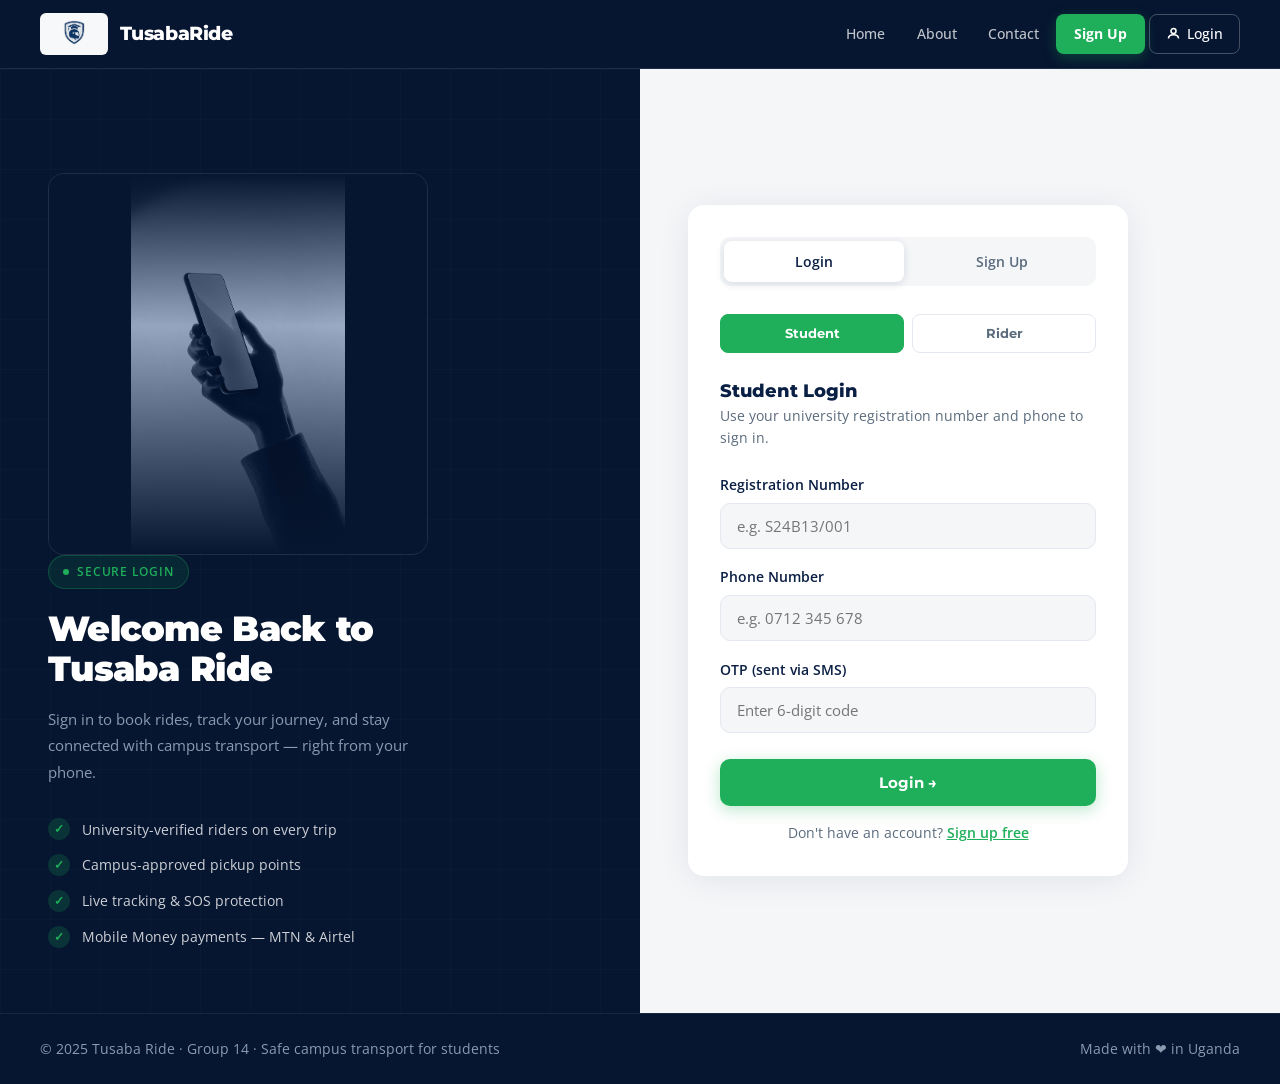
<file: login.html>
<!DOCTYPE html>
<html lang="en">
<head>
  <meta charset="UTF-8">
  <meta name="viewport" content="width=device-width, initial-scale=1.0">
  <title>Login | Tusaba Ride</title>
  <link rel="icon" type="image/png" href="assets/images/tusaba-logo.png">
  <link rel="preconnect" href="https://fonts.googleapis.com">
  <link rel="preconnect" href="https://fonts.gstatic.com" crossorigin>
  <link href="https://fonts.googleapis.com/css2?family=DM+Sans:wght@300;400;500;600&family=Montserrat:wght@600;700;800;900&display=swap" rel="stylesheet">
  <link rel="stylesheet" href="styles.css">
</head>
<body>

<header class="header">
  <div class="header-inner">
    <a href="index.html" class="logo-link">
    <img src="assets/tusaba-logo.jpeg" alt="Tusaba Ride" class="logo-img">
    <span class="logo-text">TusabaRide</span>
    </a>
    <nav class="nav-menu">
      <a href="index.html">Home</a>
      <a href="about.html">About</a>
      <a href="contact.html">Contact</a>
      <a href="signup.html" class="btn-signup">Sign Up</a>
      <a href="login.html" class="btn-login active" style="border-color:var(--green);background:var(--green-glow)">
        <svg width="15" height="15" viewBox="0 0 24 24" fill="none" stroke="currentColor" stroke-width="2.5">
          <circle cx="12" cy="8" r="4"/><path d="M4 20c0-4 4-6 8-6s8 2 8 6"/>
        </svg>
        Login
      </a>
    </nav>
  </div>
</header>

<main class="auth-page">
  <div class="auth-split">
    <!-- Left panel -->
    <div class="auth-panel-left">
      <div class="auth-left-content">

      <div style="margin-top: 2.5rem; border-radius: 16px; overflow: hidden; border: 1px solid rgba(255,255,255,0.1); position: relative; background: #061530;">
    <img src="assets/phone.jpeg" 
         alt="Student using Tusaba Ride app" 
         style="width: 100%; height: 380px; object-fit: contain; display: block; mix-blend-mode: luminosity; opacity: 0.75;">
    <div style="position: absolute; inset: 0; background: linear-gradient(to top, #061530 0%, transparent 60%, #061530 100%); pointer-events: none;"></div>
    </div>

        <span class="eyebrow">
          <span class="eyebrow-dot"></span>
          Secure Login
        </span>
        <h1 class="auth-title">Welcome Back to Tusaba Ride</h1>
        <p class="auth-tagline">Sign in to book rides, track your journey, and stay connected with campus transport — right from your phone.</p>
        <ul class="auth-features">
          <li>University-verified riders on every trip</li>
          <li>Campus-approved pickup points</li>
          <li>Live tracking &amp; SOS protection</li>
          <li>Mobile Money payments — MTN &amp; Airtel</li>
        </ul>
      </div>
    </div>

    <!-- Right panel: form -->
    <div class="auth-panel-right">
      <div class="auth-container">
        <!-- Toggle Login / Sign Up -->
        <div class="auth-toggle">
          <a href="login.html" class="active">Login</a>
          <a href="signup.html">Sign Up</a>
        </div>

        <!-- Role tabs -->
        <div class="role-tabs">
          <button type="button" class="role-tab active" data-role="student">Student</button>
          <button type="button" class="role-tab" data-role="rider">Rider</button>
        </div>

        <!-- Student login -->
        <form class="auth-form active" id="form-student" aria-label="Student login">
          <h2 class="form-heading">Student Login</h2>
          <p class="form-hint">Use your university registration number and phone to sign in.</p>
          <div class="form-group">
            <label for="student-reg">Registration Number</label>
            <input type="text" id="student-reg" placeholder="e.g. S24B13/001" required>
          </div>
          <div class="form-group">
            <label for="student-phone">Phone Number</label>
            <input type="tel" id="student-phone" placeholder="e.g. 0712 345 678" required>
          </div>
          <div class="form-group">
            <label for="student-otp">OTP (sent via SMS)</label>
            <input type="text" id="student-otp" placeholder="Enter 6-digit code" maxlength="6">
          </div>
          <button type="submit" class="cta-button btn-full">Login →</button>
          <p style="text-align:center;font-size:0.85rem;color:#5a6b7d;margin-top:1rem">Don't have an account? <a href="signup.html" style="color:var(--green);font-weight:600">Sign up free</a></p>
        </form>

        <!-- Rider login -->
        <form class="auth-form" id="form-rider" aria-label="Rider login">
          <h2 class="form-heading">Rider Login</h2>
          <p class="form-hint">Sign in to your verified rider account to manage trips.</p>
          <div class="form-group">
            <label for="rider-phone">Phone Number</label>
            <input type="tel" id="rider-phone" placeholder="e.g. 0712 345 678" required>
          </div>
          <div class="form-group">
            <label for="rider-password">Password</label>
            <input type="password" id="rider-password" placeholder="Enter your password" required>
          </div>
          <button type="submit" class="cta-button btn-full">Login →</button>
          <p style="text-align:center;font-size:0.85rem;color:#5a6b7d;margin-top:1rem">New rider? <a href="signup.html" style="color:var(--green);font-weight:600">Apply to join</a></p>
        </form>
      </div>
    </div>
  </div>
</main>

<footer class="footer" style="padding:1.5rem 2.5rem">
  <div class="footer-bottom" style="border:none;padding:0;max-width:1200px;margin:0 auto">
    <span>&copy; 2025 Tusaba Ride · Group 14 · Safe campus transport for students</span>
    <span>Made with ❤ in Uganda</span>
  </div>
</footer>

<script>
  document.querySelectorAll('.role-tab').forEach(tab => {
    tab.addEventListener('click', function() {
      const role = this.dataset.role;
      document.querySelectorAll('.role-tab').forEach(t => t.classList.remove('active'));
      document.querySelectorAll('.auth-form').forEach(f => f.classList.remove('active'));
      this.classList.add('active');
      document.getElementById('form-' + role).classList.add('active');
    });
  });
  document.querySelectorAll('.auth-form').forEach(form => {
    form.addEventListener('submit', e => {
      e.preventDefault();
      const btn = form.querySelector('button[type="submit"]');
      btn.textContent = 'Demo — Connect backend to enable ✓';
      btn.style.background = '#0f2a58';
      setTimeout(() => { btn.textContent = 'Login →'; btn.style.background = ''; }, 3000);
    });
  });
</script>
</body>
</html>
</file>
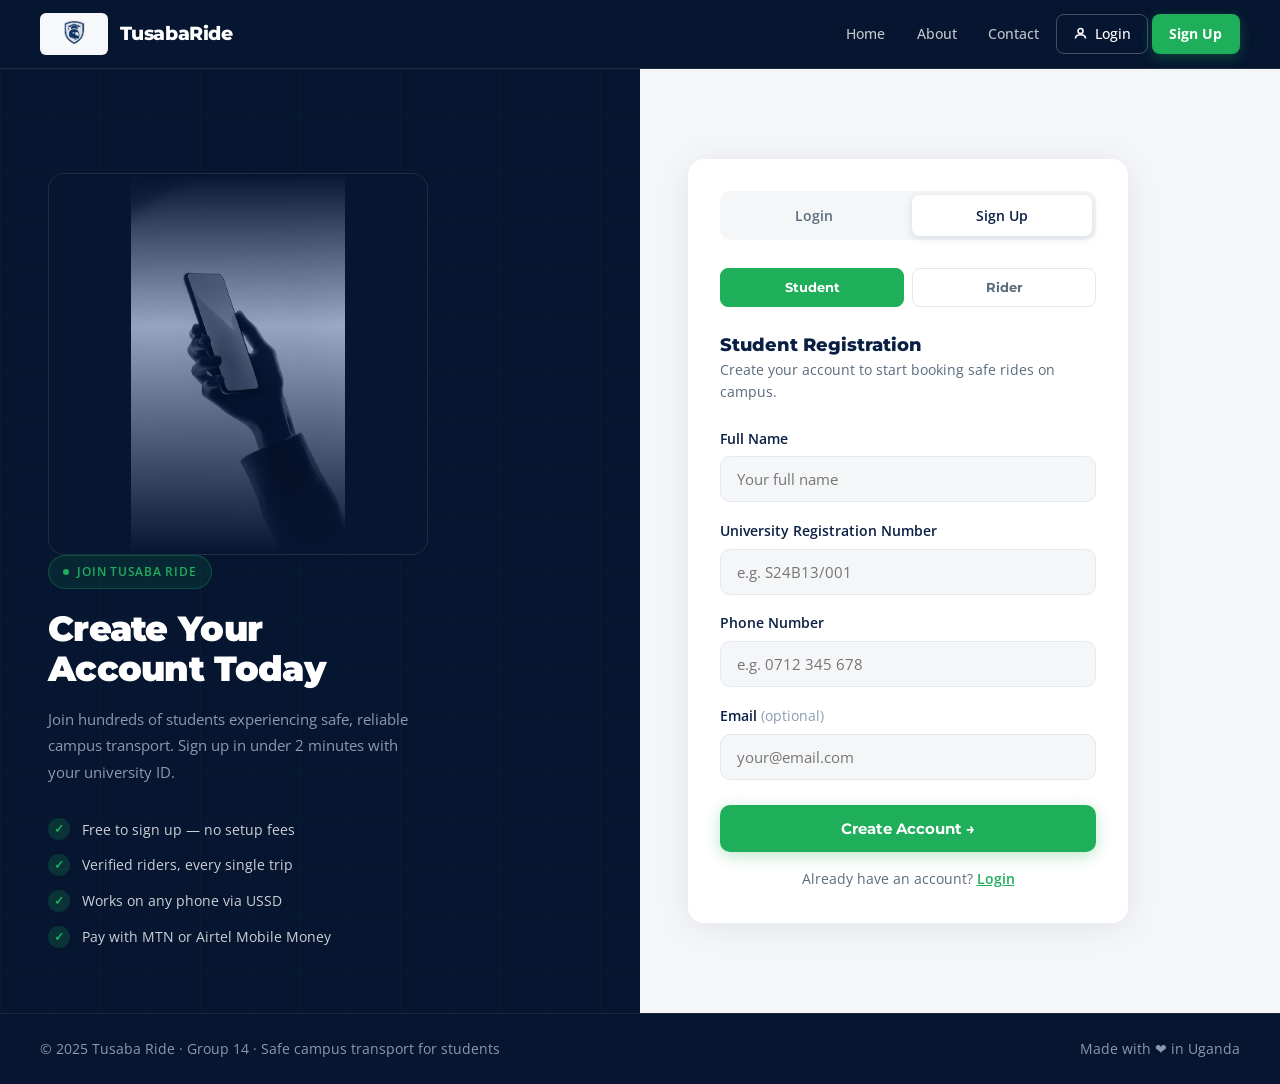
<file: signup.html>
<!DOCTYPE html>
<html lang="en">
<head>
  <meta charset="UTF-8">
  <meta name="viewport" content="width=device-width, initial-scale=1.0">
  <title>Sign Up | Tusaba Ride</title>
  <link rel="icon" type="image/png" href="assets/images/tusaba-logo.png">
  <link rel="preconnect" href="https://fonts.googleapis.com">
  <link rel="preconnect" href="https://fonts.gstatic.com" crossorigin>
  <link href="https://fonts.googleapis.com/css2?family=DM+Sans:wght@300;400;500;600&family=Montserrat:wght@600;700;800;900&display=swap" rel="stylesheet">
  <link rel="stylesheet" href="styles.css">
</head>
<body>

<header class="header">
  <div class="header-inner">
    <a href="index.html" class="logo-link">
    <img src="assets/tusaba-logo.jpeg" alt="Tusaba Ride" class="logo-img">
    <span class="logo-text">TusabaRide</span>
    </a>
    <nav class="nav-menu">
      <a href="index.html">Home</a>
      <a href="about.html">About</a>
      <a href="contact.html">Contact</a>
      <a href="login.html" class="btn-login">
        <svg width="15" height="15" viewBox="0 0 24 24" fill="none" stroke="currentColor" stroke-width="2.5">
          <circle cx="12" cy="8" r="4"/><path d="M4 20c0-4 4-6 8-6s8 2 8 6"/>
        </svg>
        Login
      </a>
      <a href="signup.html" class="btn-signup active">Sign Up</a>
    </nav>
  </div>
</header>

<main class="auth-page">
  <div class="auth-split">
    <!-- Left panel -->
    <div class="auth-panel-left">
      <div class="auth-left-content">

      <div style="margin-top: 2.5rem; border-radius: 16px; overflow: hidden; border: 1px solid rgba(255,255,255,0.1); position: relative; background: #061530;">
    <img src="assets/phone.jpeg" 
         alt="Student using Tusaba Ride app" 
         style="width: 100%; height: 380px; object-fit: contain; display: block; mix-blend-mode: luminosity; opacity: 0.75;">
    <div style="position: absolute; inset: 0; background: linear-gradient(to top, #061530 0%, transparent 60%, #061530 100%); pointer-events: none;"></div>
    </div>

        <span class="eyebrow">
          <span class="eyebrow-dot"></span>
          Join Tusaba Ride
        </span>
        <h1 class="auth-title">Create Your Account Today</h1>
        <p class="auth-tagline">Join hundreds of students experiencing safe, reliable campus transport. Sign up in under 2 minutes with your university ID.</p>
        <ul class="auth-features">
          <li>Free to sign up — no setup fees</li>
          <li>Verified riders, every single trip</li>
          <li>Works on any phone via USSD</li>
          <li>Pay with MTN or Airtel Mobile Money</li>
        </ul>

      </div>
    </div>

    <!-- Right panel: form -->
    <div class="auth-panel-right">
      <div class="auth-container">
        <!-- Toggle -->
        <div class="auth-toggle">
          <a href="login.html">Login</a>
          <a href="signup.html" class="active">Sign Up</a>
        </div>

        <!-- Role tabs -->
        <div class="role-tabs">
          <button type="button" class="role-tab active" data-role="student">Student</button>
          <button type="button" class="role-tab" data-role="rider">Rider</button>
        </div>

        <!-- Student signup -->
        <form class="auth-form active" id="form-student" aria-label="Student signup">
          <h2 class="form-heading">Student Registration</h2>
          <p class="form-hint">Create your account to start booking safe rides on campus.</p>
          <div class="form-group">
            <label>Full Name</label>
            <input type="text" placeholder="Your full name" required>
          </div>
          <div class="form-group">
            <label>University Registration Number</label>
            <input type="text" placeholder="e.g. S24B13/001" required>
          </div>
          <div class="form-group">
            <label>Phone Number</label>
            <input type="tel" placeholder="e.g. 0712 345 678" required>
          </div>
          <div class="form-group">
            <label>Email <span style="font-weight:400;color:#8a9bb0">(optional)</span></label>
            <input type="email" placeholder="your@email.com">
          </div>
          <button type="submit" class="cta-button btn-full">Create Account →</button>
          <p style="text-align:center;font-size:0.85rem;color:#5a6b7d;margin-top:1rem">Already have an account? <a href="login.html" style="color:var(--green);font-weight:600">Login</a></p>
        </form>

        <!-- Rider signup -->
        <form class="auth-form" id="form-rider" aria-label="Rider signup">
          <h2 class="form-heading">Rider Application</h2>
          <p class="form-hint">Apply to join our verified rider community. We'll guide you through the rest.</p>
          <div class="form-group">
            <label>Full Name</label>
            <input type="text" placeholder="Your full name" required>
          </div>
          <div class="form-group">
            <label>Phone Number</label>
            <input type="tel" placeholder="e.g. 0712 345 678" required>
          </div>
          <div class="form-group">
            <label>Bike Registration Plate</label>
            <input type="text" placeholder="e.g. UEX 123A">
          </div>
          <div class="form-group">
            <label>Create Password</label>
            <input type="password" placeholder="Minimum 6 characters" required minlength="6">
          </div>
          <p class="form-note">
            After submitting, we'll contact you to complete verification and onboard you as a Tusaba Ride rider. Riders must pass our university-partnership vetting process.
          </p>
          <button type="submit" class="cta-button btn-full">Apply as Rider →</button>
        </form>
      </div>
    </div>
  </div>
</main>

<footer class="footer" style="padding:1.5rem 2.5rem">
  <div class="footer-bottom" style="border:none;padding:0;max-width:1200px;margin:0 auto">
    <span>&copy; 2025 Tusaba Ride · Group 14 · Safe campus transport for students</span>
    <span>Made with ❤ in Uganda</span>
  </div>
</footer>

<script>
  document.querySelectorAll('.role-tab').forEach(tab => {
    tab.addEventListener('click', function() {
      const role = this.dataset.role;
      document.querySelectorAll('.role-tab').forEach(t => t.classList.remove('active'));
      document.querySelectorAll('.auth-form').forEach(f => f.classList.remove('active'));
      this.classList.add('active');
      document.getElementById('form-' + role).classList.add('active');
    });
  });
  document.querySelectorAll('.auth-form').forEach(form => {
    form.addEventListener('submit', e => {
      e.preventDefault();
      const btn = form.querySelector('button[type="submit"]');
      btn.textContent = 'Demo — Connect backend to enable ✓';
      btn.style.background = '#0f2a58';
      setTimeout(() => { btn.textContent = btn.id === 'form-rider' ? 'Apply as Rider →' : 'Create Account →'; btn.style.background = ''; }, 3000);
    });
  });
</script>
</body>
</html>
</file>
<file: styles.css>
/* ================================================================
   Tusaba Ride — Polished Design System
   Brand: #0A1F44 (navy) | #1FAF5A (green) | #F4F6F8 (bg)
   Fonts: Montserrat (headings) | Open Sans (body)
================================================================ */

@import url('https://fonts.googleapis.com/css2?family=Montserrat:wght@600;700;800;900&family=Open+Sans:wght@400;500;600&display=swap');

:root {
  --navy:        #0A1F44;
  --navy-deep:   #061530;
  --navy-mid:    #0f2a58;
  --green:       #1FAF5A;
  --green-light: #25d46e;
  --green-glow:  rgba(31,175,90,0.3);
  --bg:          #F4F6F8;
  --white:       #ffffff;
  --text-muted:  #8a9bb0;
  --border:      rgba(255,255,255,0.1);
  --card-bg:     rgba(255,255,255,0.04);
}

*, *::before, *::after { margin:0; padding:0; box-sizing:border-box; }

html { scroll-behavior: smooth; }

body {
  font-family: 'Open Sans', sans-serif;
  background: var(--bg);
  color: var(--navy);
  line-height: 1.65;
  min-height: 100vh;
  display: flex;
  flex-direction: column;
}

/* ── TYPOGRAPHY ─────────────────────────────────────────── */
h1,h2,h3,h4 { font-family: 'Montserrat', sans-serif; line-height: 1.15; }

/* ── HEADER ─────────────────────────────────────────────── */
.header {
  background: var(--navy-deep);
  padding: 0 2.5rem;
  position: sticky; top:0; z-index:200;
  border-bottom: 1px solid var(--border);
  backdrop-filter: blur(12px);
}

.header-inner {
  max-width: 1200px; margin: 0 auto;
  height: 68px;
  display: flex; align-items: center; justify-content: space-between;
}

.logo-link { display:flex; align-items:center; gap:0.75rem; text-decoration:none; }

.logo-img {
    height: 42px;
    width: auto;
    filter: none;
    border-radius: 6px;
    filter: drop-shadow(0 0 0px transparent);
    mix-blend-mode: screen;
}

.logo-text {
  font-family: 'Montserrat', sans-serif;
  font-weight: 800; font-size: 1.2rem;
  color: var(--white); letter-spacing:-0.02em;
}

.nav-menu { display:flex; align-items:center; gap:0.25rem; }

.nav-menu a {
  color: rgba(255,255,255,0.75);
  text-decoration: none;
  font-weight: 500; font-size: 0.9rem;
  padding: 0.5rem 0.85rem;
  border-radius: 8px;
  transition: color 0.2s, background 0.2s;
}

.nav-menu a:hover { color: var(--white); background: rgba(255,255,255,0.07); }
.nav-menu a.active { color: var(--white); }

.btn-login {
  display: inline-flex; align-items:center; gap:0.4rem;
  border: 1px solid rgba(255,255,255,0.25) !important;
  border-radius: 8px !important;
  padding: 0.45rem 1rem !important;
  background: transparent !important;
  color: var(--white) !important;
  font-size: 0.88rem !important;
  transition: border-color 0.2s, background 0.2s !important;
}
.btn-login:hover { border-color: var(--green) !important; background: var(--green-glow) !important; color: var(--white) !important; }

.btn-signup {
  background: var(--green) !important;
  color: var(--white) !important;
  border-radius: 8px !important;
  padding: 0.5rem 1.1rem !important;
  font-weight: 700 !important;
  font-size: 0.88rem !important;
  transition: background 0.2s, transform 0.15s !important;
  border: none !important;
  box-shadow: 0 4px 14px var(--green-glow);
}
.btn-signup:hover { background: var(--green-light) !important; transform: translateY(-1px); }

/* ── HERO ────────────────────────────────────────────────── */
.hero-dark {
  background: var(--navy-deep);
  position: relative; overflow: hidden;
  flex: 1;
}

/* Subtle grid overlay */
.hero-dark::before {
  content:'';
  position:absolute; inset:0;
  background-image:
    linear-gradient(rgba(31,175,90,0.04) 1px, transparent 1px),
    linear-gradient(90deg, rgba(31,175,90,0.04) 1px, transparent 1px);
  background-size: 60px 60px;
  pointer-events:none;
}

/* Radial glow behind text */
.hero-dark::after {
  content:'';
  position:absolute;
  top:-20%; left:-10%;
  width: 60%; height: 140%;
  background: radial-gradient(ellipse, rgba(31,175,90,0.08) 0%, transparent 65%);
  pointer-events:none;
}

.hero-inner {
  max-width: 1200px; margin: 0 auto;
  padding: 5rem 2.5rem 5.5rem;
  display: grid;
  grid-template-columns: 1fr 1fr;
  gap: 4rem; align-items: center;
  position: relative; z-index:1;
}

/* Staggered fade-in on load */
.hero-content > * { opacity:0; animation: fadeUp 0.7s ease forwards; }
.hero-content > *:nth-child(1) { animation-delay:0.1s; }
.hero-content > *:nth-child(2) { animation-delay:0.25s; }
.hero-content > *:nth-child(3) { animation-delay:0.4s; }
.hero-content > *:nth-child(4) { animation-delay:0.55s; }

@keyframes fadeUp {
  from { opacity:0; transform:translateY(22px); }
  to   { opacity:1; transform:translateY(0); }
}

.eyebrow {
  display: inline-flex; align-items:center; gap:0.5rem;
  background: rgba(31,175,90,0.12);
  border: 1px solid rgba(31,175,90,0.3);
  border-radius: 100px;
  padding: 0.35rem 0.9rem;
  font-size: 0.78rem; font-weight:600;
  color: var(--green); letter-spacing:0.06em; text-transform:uppercase;
  margin-bottom: 1.25rem;
}
.eyebrow-dot { width:6px; height:6px; border-radius:50%; background:var(--green); animation: pulse 2s infinite; }
@keyframes pulse { 0%,100%{opacity:1;} 50%{opacity:0.3;} }

.uvp-headline {
  font-size: 2.6rem; font-weight:900;
  color: var(--white); margin-bottom: 1rem;
  letter-spacing: -0.02em;
}
.uvp-headline .hl { color: var(--green); }

.tagline {
  font-size: 0.95rem; color: var(--text-muted);
  margin-bottom: 1.25rem; letter-spacing:0.04em;
}

.supporting-text {
  font-size: 1rem; color: rgba(255,255,255,0.72);
  max-width: 44ch; line-height:1.75; margin-bottom: 2rem;
}

/* CTA group */
.cta-group { display:flex; flex-direction:column; gap:1.25rem; }

.cta-primary {
  display: inline-flex; align-items:center; gap:0.6rem;
  background: var(--green);
  color: var(--white);
  padding: 0.9rem 2rem;
  font-family: 'Montserrat', sans-serif;
  font-weight: 700; font-size: 0.95rem;
  border-radius: 10px; text-decoration:none;
  box-shadow: 0 6px 24px var(--green-glow);
  transition: background 0.2s, transform 0.15s, box-shadow 0.2s;
  width: fit-content;
}
.cta-primary:hover { background: var(--green-light); transform:translateY(-2px); box-shadow: 0 10px 32px var(--green-glow); }

.cta-divider {
  display:flex; align-items:center; gap:0.75rem;
  font-size:0.82rem; color: var(--text-muted);
}
.cta-divider::before, .cta-divider::after {
  content:''; flex:1; height:1px; background:rgba(255,255,255,0.1);
}

.app-badges { display:flex; gap:0.75rem; flex-wrap:wrap; }

.app-badge {
  display: inline-flex; align-items:center; gap:0.5rem;
  padding: 0.6rem 1.1rem;
  background: rgba(255,255,255,0.06);
  border: 1px solid rgba(255,255,255,0.15);
  border-radius: 10px; text-decoration:none;
  color: var(--white); font-size: 0.82rem; font-weight:500;
  transition: background 0.2s, border-color 0.2s;
}
.app-badge:hover { background: rgba(255,255,255,0.12); border-color: rgba(255,255,255,0.3); }
.app-badge svg { flex-shrink:0; }

/* Hero image */
.hero-image-wrap {
  display:flex; justify-content:center; align-items:center;
  opacity:0; animation: fadeIn 0.9s ease 0.3s forwards;
}
@keyframes fadeIn { to { opacity:1; } }

.hero-img-card {
  position:relative; border-radius: 20px; overflow:hidden;
  border: 1px solid rgba(255,255,255,0.1);
  box-shadow: 0 30px 80px rgba(0,0,0,0.5), 0 0 0 1px rgba(31,175,90,0.1);
  width:100%; max-width: 500px;
}
.hero-img-card img { width:100%; height:420px; object-fit:cover; display:block; }

/* Green shimmer overlay on image */
.hero-img-card::after {
  content:'';
  position:absolute; inset:0;
  background: linear-gradient(135deg, transparent 55%, rgba(31,175,90,0.18) 100%);
  pointer-events:none;
}

/* Stats bar */
.stats-bar {
  position: absolute; bottom:0; left:0; right:0;
  background: rgba(6,21,48,0.85);
  backdrop-filter: blur(12px);
  border-top: 1px solid rgba(255,255,255,0.08);
  padding: 1rem 1.5rem;
  display:flex; justify-content:space-around;
}
.stat { text-align:center; }
.stat-num { font-family:'Montserrat',sans-serif; font-weight:800; font-size:1.2rem; color:var(--green); display:block; }
.stat-label { font-size:0.72rem; color:var(--text-muted); letter-spacing:0.05em; text-transform:uppercase; }

/* ── FEATURES SECTION ───────────────────────────────────── */
.features-section {
  background: var(--navy-deep);
  padding: 5rem 2.5rem;
  border-top: 1px solid rgba(255,255,255,0.05);
  border-bottom: 1px solid rgba(255,255,255,0.05);
}

.section-label {
  text-align:center;
  font-size:0.78rem; font-weight:700; letter-spacing:0.1em;
  text-transform:uppercase; color:var(--green);
  margin-bottom:0.75rem;
}

.section-title-lg {
  font-size: 2rem; font-weight:800;
  text-align:center; margin-bottom:0.75rem;
  color: var(--white);
}

.section-subtitle {
  text-align:center; max-width:52ch; margin: 0 auto 3rem;
  color: var(--text-muted); font-size:1rem; line-height:1.7;
}

.features-grid {
  max-width:1100px; margin:0 auto;
  display:grid; grid-template-columns: repeat(3,1fr); gap:1.5rem;
}

.feature-card {
  background: var(--card-bg);
  border: 1px solid rgba(255,255,255,0.07);
  border-radius: 16px; padding: 1.75rem;
  transition: transform 0.2s, border-color 0.2s, background 0.2s;
  position:relative; overflow:hidden;
}
.feature-card:hover {
  transform: translateY(-4px);
  border-color: rgba(31,175,90,0.3);
  background: rgba(31,175,90,0.04);
}

.feature-icon {
  width:48px; height:48px; border-radius:12px;
  background: rgba(31,175,90,0.12);
  display:flex; align-items:center; justify-content:center;
  margin-bottom:1.25rem; font-size:1.4rem;
}

.feature-title {
  font-size:1rem; font-weight:700; color:var(--white); margin-bottom:0.5rem;
}
.feature-text { font-size:0.9rem; color:var(--text-muted); line-height:1.65; }

/* ── HOW IT WORKS ────────────────────────────────────────── */
.how-section {
  background: var(--bg);
  padding: 5rem 2.5rem;
}

.how-inner { max-width:1100px; margin:0 auto; }

.how-steps {
  display:grid; grid-template-columns: repeat(3,1fr);
  gap:2rem; margin-top:3rem; position:relative;
}

.how-steps::before {
  content:'';
  position:absolute; top:28px; left:16.66%; right:16.66%;
  height:2px;
  background: linear-gradient(90deg, var(--green), rgba(31,175,90,0.2));
}

.step { text-align:center; padding: 0 1rem; }

.step-num {
  width:56px; height:56px; border-radius:50%;
  background: var(--navy); color:var(--white);
  font-family:'Montserrat',sans-serif; font-weight:800; font-size:1.1rem;
  display:flex; align-items:center; justify-content:center;
  margin: 0 auto 1.25rem;
  border: 3px solid var(--green);
  box-shadow: 0 0 0 6px rgba(31,175,90,0.12);
}

.step-title { font-size:1rem; font-weight:700; color:var(--navy); margin-bottom:0.5rem; }
.step-text { font-size:0.9rem; color:#5a6b7d; line-height:1.65; }

/* ── SECTION LIGHT (Safety/CTA) ─────────────────────────── */
.section-light {
  background: var(--bg);
  padding: 5rem 2.5rem;
}
.section-cta {
  background: var(--navy-deep);
  padding: 5rem 2.5rem;
  text-align:center; position:relative; overflow:hidden;
}
.section-cta::before {
  content:'';
  position:absolute; inset:0;
  background: radial-gradient(ellipse at 50% 50%, rgba(31,175,90,0.1) 0%, transparent 70%);
  pointer-events:none;
}
.section-cta .cta-primary { margin: 1.5rem auto 0; }

/* ── ABOUT PAGE ──────────────────────────────────────────── */
.page-hero {
  background: var(--navy-deep);
  padding: 5rem 2.5rem 4rem;
  position:relative; overflow:hidden;
}
.page-hero::before {
  content:'';
  position:absolute; inset:0;
  background-image:
    linear-gradient(rgba(31,175,90,0.03) 1px, transparent 1px),
    linear-gradient(90deg, rgba(31,175,90,0.03) 1px, transparent 1px);
  background-size: 60px 60px;
}
.page-hero-inner { max-width:760px; margin:0 auto; position:relative; z-index:1; }

.page-hero .eyebrow { margin-bottom:1.25rem; }

.page-title {
  font-size: 2.75rem; font-weight:900; color:var(--white);
  margin-bottom:1.25rem; letter-spacing:-0.02em;
}
.page-intro {
  font-size:1.05rem; line-height:1.8;
  color:rgba(255,255,255,0.75); max-width:60ch;
  margin-bottom: 2rem;
}

/* Content sections */
.content-section { padding: 4rem 2.5rem; background: var(--bg); }
.content-section.alt { background: var(--white); }

.container-narrow { max-width: 820px; margin: 0 auto; }
.text-center { text-align:center; }

.section-heading-sm {
  font-size:1.5rem; font-weight:800; color:var(--navy); margin-bottom:0.75rem;
}
.section-body {
  font-size:1rem; color:#5a6b7d; line-height:1.75;
}

/* Values */
.values-grid {
  display:grid; grid-template-columns:repeat(auto-fit, minmax(220px, 1fr));
  gap:1.25rem; margin-top:2rem;
}
.value-card {
  padding:1.5rem; border-radius:14px;
  background: var(--white); border: 1px solid #e4e8ef;
  border-top: 3px solid var(--green);
  transition: transform 0.2s, box-shadow 0.2s;
}
.value-card:hover { transform:translateY(-3px); box-shadow:0 8px 28px rgba(10,31,68,0.1); }
.value-title { font-size:1rem; font-weight:700; color:var(--navy); margin-bottom:0.5rem; }
.value-text { font-size:0.9rem; color:#5a6b7d; line-height:1.65; }

/* Riders community banner */
.riders-banner {
  background: var(--navy);
  padding: 3rem 2.5rem;
  border-radius:20px; margin-top:2rem;
  display:flex; align-items:center; gap:2rem;
  position:relative; overflow:hidden;
}
.riders-banner::before {
  content:'';
  position:absolute; right:-60px; top:-60px;
  width:240px; height:240px; border-radius:50%;
  background: radial-gradient(circle, rgba(31,175,90,0.15) 0%, transparent 70%);
}
.riders-text h3 { font-size:1.3rem; color:var(--white); margin-bottom:0.5rem; }
.riders-text p { color:var(--text-muted); font-size:0.95rem; line-height:1.65; }

/* ── CONTACT PAGE ────────────────────────────────────────── */
.contact-grid {
  display:grid; grid-template-columns:1fr 1fr; gap:3rem;
  margin-top:2rem; align-items:start;
}

.contact-info { }

.contact-card {
  display:flex; align-items:flex-start; gap:1rem;
  padding:1.25rem; border-radius:12px;
  background: var(--white); border:1px solid #e4e8ef;
  margin-bottom:1rem;
  transition: box-shadow 0.2s;
}
.contact-card:hover { box-shadow: 0 6px 20px rgba(10,31,68,0.08); }

.contact-icon {
  width:42px; height:42px; border-radius:10px;
  background: rgba(31,175,90,0.1);
  display:flex; align-items:center; justify-content:center;
  flex-shrink:0; font-size:1.1rem;
}
.contact-label { font-weight:700; font-size:0.9rem; color:var(--navy); margin-bottom:0.2rem; }
.contact-value { font-size:0.9rem; color:#5a6b7d; }
.contact-value a { color:var(--green); text-decoration:none; }
.contact-value a:hover { text-decoration:underline; }

/* Contact form card */
.contact-form-card {
  background:var(--white); border:1px solid #e4e8ef;
  border-radius:16px; padding:2rem;
  box-shadow: 0 4px 24px rgba(10,31,68,0.06);
}
.contact-form-card h3 { font-size:1.2rem; color:var(--navy); margin-bottom:1.5rem; }

/* Steps list */
.steps-list { list-style:none; padding:0; }
.steps-list li {
  display:flex; gap:1rem; align-items:flex-start;
  padding: 0.9rem 0; border-bottom:1px solid #f0f0f0;
  font-size:0.95rem; color:#5a6b7d;
}
.steps-list li:last-child { border-bottom:none; }
.step-badge {
  min-width:28px; height:28px; border-radius:50%;
  background:var(--green); color:var(--white);
  font-weight:700; font-size:0.8rem;
  display:flex; align-items:center; justify-content:center;
  flex-shrink:0; margin-top:0.1rem;
}

/* ── AUTH PAGES ──────────────────────────────────────────── */
.auth-page { flex:1; }

.auth-split {
  display:grid; grid-template-columns:1fr 1fr; min-height:calc(100vh - 68px);
}

.auth-panel-left {
  background: var(--navy-deep);
  padding: 4rem 3rem;
  display:flex; flex-direction:column; justify-content:center;
  position:relative; overflow:hidden;
}
.auth-panel-left::before {
  content:'';
  position:absolute; inset:0;
  background-image:
    linear-gradient(rgba(31,175,90,0.04) 1px, transparent 1px),
    linear-gradient(90deg, rgba(31,175,90,0.04) 1px, transparent 1px);
  background-size: 50px 50px;
}
.auth-panel-right {
  background: var(--bg);
  padding: 4rem 3rem;
  display:flex; flex-direction:column; justify-content:center;
}

.auth-left-content { position:relative; z-index:1; max-width:380px; }
.auth-left-content .eyebrow { margin-bottom:1.25rem; }
.auth-title { font-size:2.2rem; font-weight:900; color:var(--white); margin-bottom:1rem; letter-spacing:-0.02em; }
.auth-tagline { font-size:0.95rem; color:var(--text-muted); line-height:1.75; margin-bottom:2rem; }

.auth-features { list-style:none; padding:0; display:flex; flex-direction:column; gap:0.75rem; }
.auth-features li {
  display:flex; align-items:center; gap:0.75rem;
  font-size:0.9rem; color:rgba(255,255,255,0.8);
}
.auth-features li::before {
  content:'✓';
  width:22px; height:22px; border-radius:50%;
  background: rgba(31,175,90,0.2); color:var(--green);
  display:flex; align-items:center; justify-content:center;
  font-size:0.75rem; font-weight:700; flex-shrink:0;
}

/* Form container */
.auth-container {
  background: var(--white);
  border-radius:16px; padding:2rem;
  box-shadow: 0 4px 32px rgba(10,31,68,0.08);
  max-width:440px; width:100%;
}

.auth-toggle {
  display:flex; gap:0.5rem;
  background: var(--bg); border-radius:10px; padding:4px;
  margin-bottom:1.75rem;
}
.auth-toggle a {
  flex:1; text-align:center; text-decoration:none;
  padding:0.55rem 1rem; border-radius:8px;
  font-weight:600; font-size:0.88rem;
  color: #5a6b7d; transition:all 0.2s;
}
.auth-toggle a.active {
  background: var(--white); color:var(--navy);
  box-shadow: 0 2px 8px rgba(10,31,68,0.12);
}

.role-tabs {
  display:flex; gap:0.5rem; margin-bottom:1.75rem;
}
.role-tab {
  flex:1; padding:0.65rem 1rem;
  border: 1.5px solid #e4e8ef;
  background: transparent; color:#5a6b7d;
  font-family:'Montserrat',sans-serif; font-weight:700; font-size:0.82rem;
  border-radius:8px; cursor:pointer; transition:all 0.2s;
}
.role-tab:hover { border-color:var(--green); color:var(--navy); }
.role-tab.active { border-color:var(--green); background:var(--green); color:var(--white); }

.auth-form { display:none; }
.auth-form.active { display:block; }

.form-heading { font-size:1.1rem; font-weight:800; color:var(--navy); margin-bottom:0.25rem; }
.form-hint { font-size:0.85rem; color:#5a6b7d; margin-bottom:1.5rem; }

.form-group { margin-bottom:1.1rem; }
.form-group label { display:block; font-weight:600; font-size:0.85rem; color:var(--navy); margin-bottom:0.4rem; }
.form-group input {
  width:100%; padding:0.75rem 1rem;
  border: 1.5px solid #e4e8ef; border-radius:10px;
  font-size:0.95rem; font-family:'Open Sans',sans-serif;
  transition: border-color 0.2s, box-shadow 0.2s;
  background: var(--bg);
}
.form-group input:focus {
  outline:none; border-color:var(--green);
  box-shadow: 0 0 0 3px rgba(31,175,90,0.15);
  background:var(--white);
}

.form-note { font-size:0.82rem; color:#5a6b7d; margin:0.75rem 0 1rem; line-height:1.55; }

.cta-button, .btn-form {
  display:inline-flex; align-items:center; justify-content:center; gap:0.5rem;
  background: var(--green); color:var(--white) !important;
  padding: 0.875rem 1.75rem;
  font-family:'Montserrat',sans-serif; font-weight:700; font-size:0.95rem;
  text-decoration:none; border-radius:10px; border:none; cursor:pointer;
  box-shadow: 0 4px 16px var(--green-glow);
  transition: background 0.2s, transform 0.15s;
}
.cta-button:hover, .btn-form:hover { background:var(--green-light); transform:translateY(-2px); }
.btn-full { width:100%; margin-top:0.5rem; }

/* ── FOOTER ──────────────────────────────────────────────── */
.footer {
  background: var(--navy-deep);
  border-top: 1px solid rgba(255,255,255,0.07);
  color: var(--white);
  padding: 3rem 2.5rem 2rem;
}

.footer-inner {
  max-width:1200px; margin:0 auto;
  display:grid; grid-template-columns:1.5fr 1fr 1fr 1fr;
  gap:3rem; margin-bottom:2.5rem;
}

.footer-brand .logo-link { margin-bottom:1rem; display:inline-flex; }
.footer-tagline { font-size:0.9rem; color:var(--text-muted); line-height:1.65; max-width:26ch; }
.footer-col h4 { font-size:0.85rem; font-weight:700; letter-spacing:0.06em; text-transform:uppercase; color:rgba(255,255,255,0.4); margin-bottom:1rem; }
.footer-col a { display:block; font-size:0.9rem; color:rgba(255,255,255,0.65); text-decoration:none; margin-bottom:0.6rem; transition:color 0.2s; }
.footer-col a:hover { color:var(--green); }

.footer-bottom {
  border-top:1px solid rgba(255,255,255,0.07);
  padding-top:1.5rem;
  display:flex; justify-content:space-between; align-items:center;
  font-size:0.85rem; color:var(--text-muted);
}

/* ── RESPONSIVE ──────────────────────────────────────────── */
@media(max-width:1024px) {
  .features-grid { grid-template-columns:repeat(2,1fr); }
  .footer-inner { grid-template-columns:1fr 1fr; }
}

@media(max-width:768px) {
  .header { padding:0 1.25rem; }
  .nav-menu { gap:0; }
  .nav-menu a { padding:0.45rem 0.6rem; font-size:0.82rem; }

  .hero-inner { grid-template-columns:1fr; padding:3rem 1.5rem 4rem; gap:2.5rem; }
  .hero-image-wrap { order:-1; }
  .hero-img-card img { height:280px; }
  .uvp-headline { font-size:1.9rem; }

  .features-grid { grid-template-columns:1fr; }
  .how-steps { grid-template-columns:1fr; }
  .how-steps::before { display:none; }

  .page-title { font-size:2rem; }
  .contact-grid { grid-template-columns:1fr; }

  .auth-split { grid-template-columns:1fr; }
  .auth-panel-left { display:none; }
  .auth-panel-right { padding:2.5rem 1.5rem; }

  .footer-inner { grid-template-columns:1fr 1fr; gap:2rem; }
  .footer-bottom { flex-direction:column; gap:0.5rem; text-align:center; }
}

@media(max-width:480px) {
  .footer-inner { grid-template-columns:1fr; }
  .app-badges { flex-direction:column; }
}
</file>
